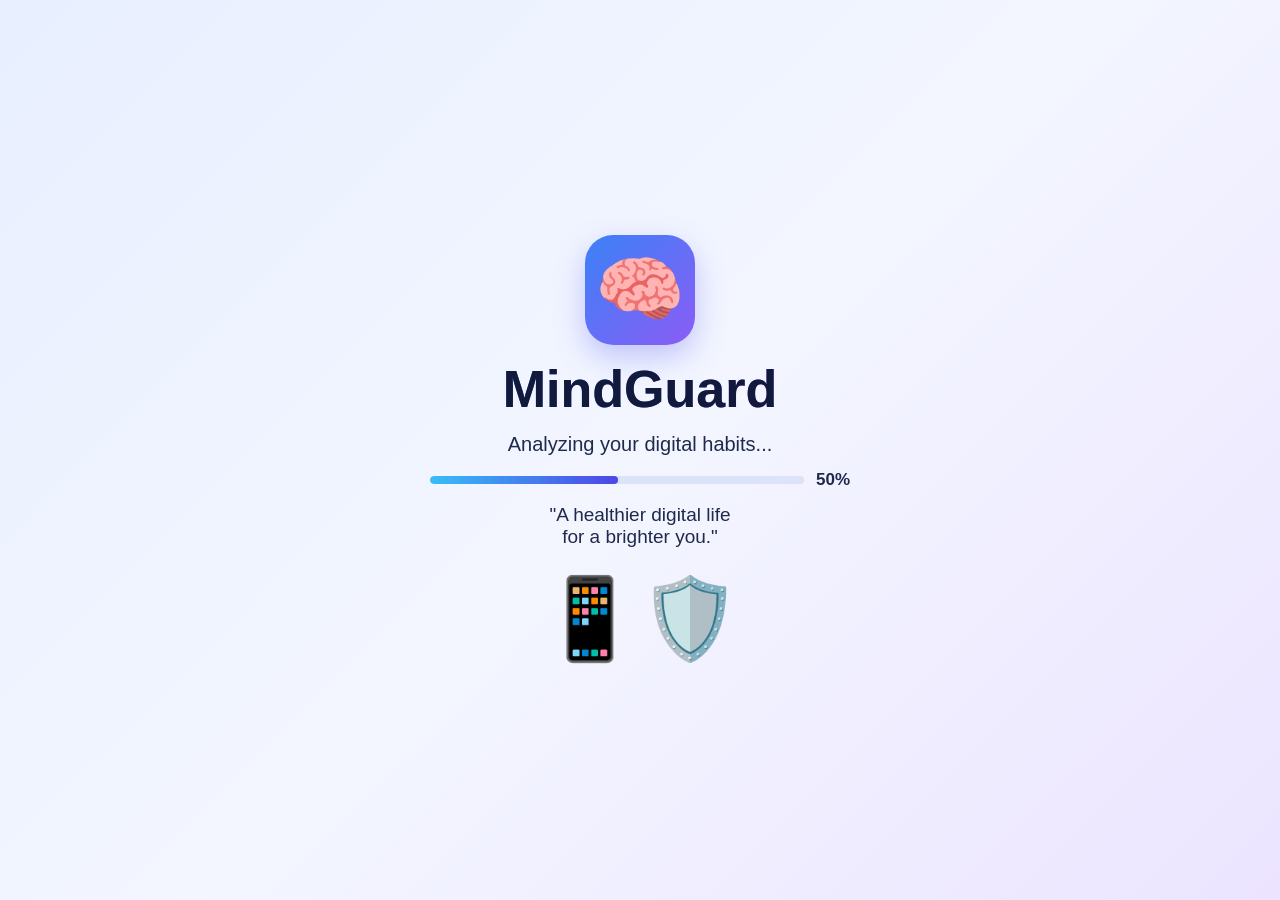
<file: ui/index.html>
<!DOCTYPE html>
<html lang="en">
<head>
  <meta charset="UTF-8" />
  <meta name="viewport" content="width=device-width, initial-scale=1.0" />
  <title>MindGuard - Loading</title>
  <link rel="stylesheet" href="style.css" />
</head>
<body data-page="loading">
  <div class="loading-wrap">
    <div class="big-logo">🧠</div>
    <h1 class="gradient-text">MindGuard</h1>
    <p>Analyzing your digital habits...</p>

    <div class="progress-row">
      <div class="progress"><div class="progress-bar" id="bar"></div></div>
      <span id="pct">0%</span>
    </div>

    <p class="quote">"A healthier digital life<br />for a brighter you."</p>
    <div class="phone-shield">📱🛡️</div>
  </div>
  <script src="app.js"></script>
</body>
</html>
</file>
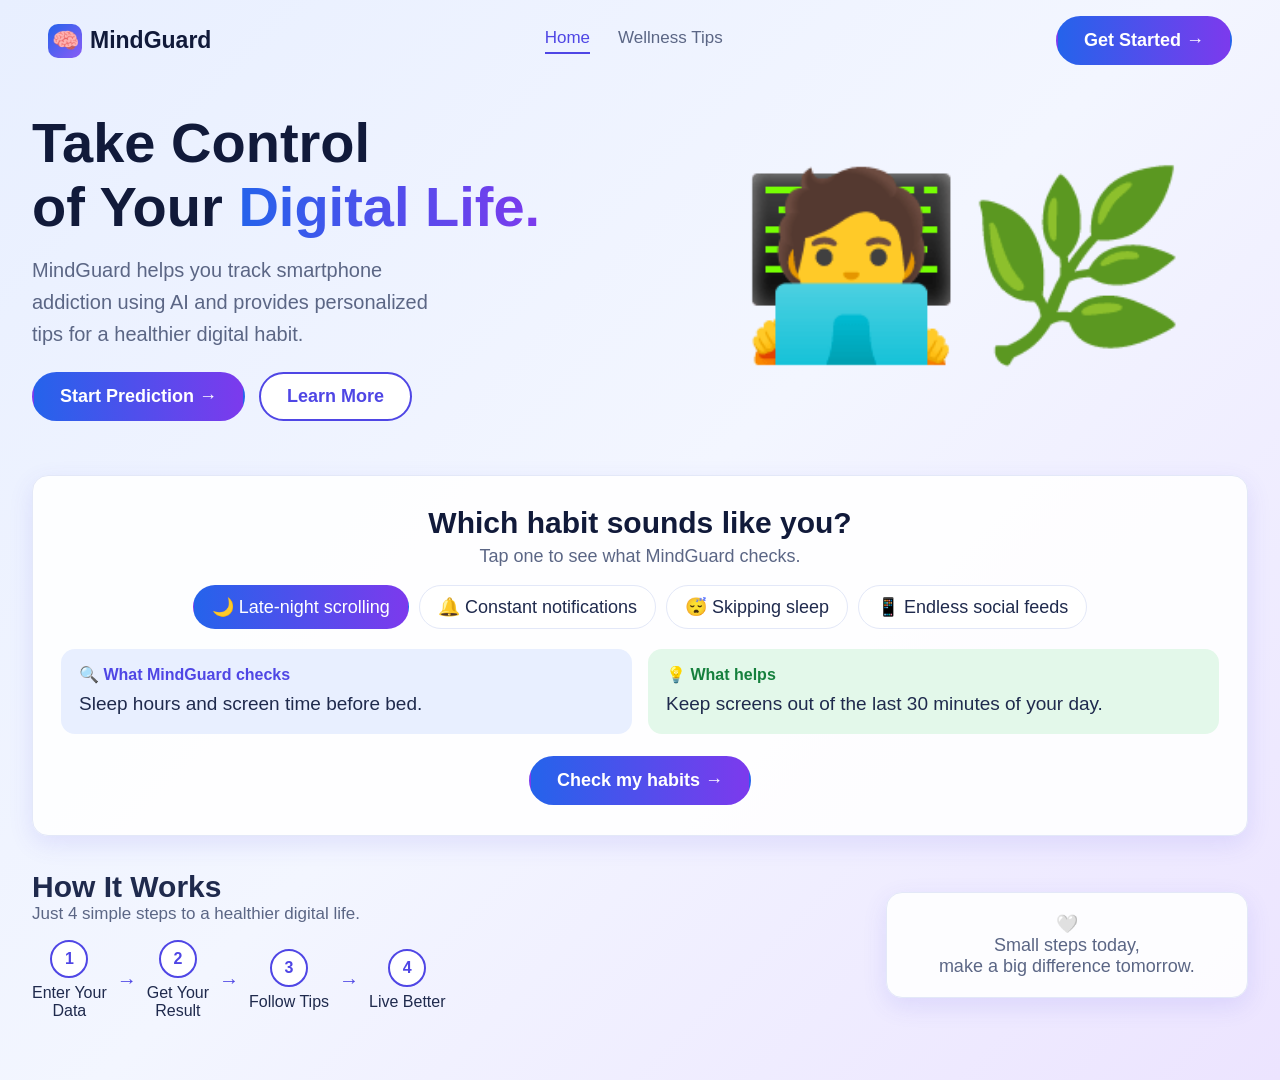
<file: ui/home.html>
<!DOCTYPE html>
<html lang="en">
<head>
  <meta charset="UTF-8" />
  <meta name="viewport" content="width=device-width, initial-scale=1.0" />
  <title>MindGuard - Home</title>
  <link rel="stylesheet" href="style.css" />
</head>
<body data-page="home">
  <nav class="navbar">
    <a href="home.html" class="logo"><span class="badge">🧠</span> MindGuard</a>
    <div class="nav-links">
      <a href="home.html" class="active">Home</a>
      <a href="tips.html">Wellness Tips</a>
    </div>
    <a href="predict.html" class="btn btn-primary">Get Started →</a>
  </nav>

  <main class="container">
    <section class="hero">
      <div>
        <h1>Take Control<br />of Your <span class="gradient-text">Digital Life.</span></h1>
        <p>MindGuard helps you track smartphone addiction using AI and provides personalized tips for a healthier digital habit.</p>
        <div class="hero-btns">
          <a href="predict.html" class="btn btn-primary">Start Prediction →</a>
          <button class="btn btn-outline" id="learnMore">Learn More</button>
        </div>
      </div>
      <div class="hero-art">🧑‍💻🌿</div>
    </section>

    <section class="habit-section card" id="features">
      <h2>Which habit sounds like you?</h2>
      <p class="habit-sub">Tap one to see what MindGuard checks.</p>

      <div class="habit-chips" id="habitChips">
        <button class="habit-chip active" data-k="0">🌙 Late-night scrolling</button>
        <button class="habit-chip" data-k="1">🔔 Constant notifications</button>
        <button class="habit-chip" data-k="2">😴 Skipping sleep</button>
        <button class="habit-chip" data-k="3">📱 Endless social feeds</button>
      </div>

      <div class="habit-result">
        <div class="habit-box habit-check">
          <span class="habit-label">🔍 What MindGuard checks</span>
          <p id="habitCheck"></p>
        </div>
        <div class="habit-box habit-help">
          <span class="habit-label">💡 What helps</span>
          <p id="habitHelp"></p>
        </div>
      </div>

      <a href="predict.html" class="btn btn-primary">Check my habits →</a>
    </section>

    <section class="how-row" id="how">
      <div>
        <h2>How It Works</h2>
        <p class="how-sub">Just 4 simple steps to a healthier digital life.</p>
        <div class="steps">
          <div class="step"><div class="num">1</div>Enter Your<br />Data</div>
          <span class="arrow">→</span>
          <div class="step"><div class="num">2</div>Get Your<br />Result</div>
          <span class="arrow">→</span>
          <div class="step"><div class="num">3</div>Follow Tips</div>
          <span class="arrow">→</span>
          <div class="step"><div class="num">4</div>Live Better</div>
        </div>
      </div>
      <div class="card motivate">🤍<br />Small steps today,<br />make a big difference tomorrow.</div>
    </section>
  </main>

  <div class="modal" id="modal">
    <div class="modal-box">
      <h3>About MindGuard</h3>
      <p>MindGuard uses a machine learning model trained on smartphone usage data to estimate your addiction risk and suggests habits to improve your digital wellbeing.</p>
      <button class="btn btn-primary" id="closeModal">Got it</button>
    </div>
  </div>

  <script src="app.js"></script>
</body>
</html>
</file>
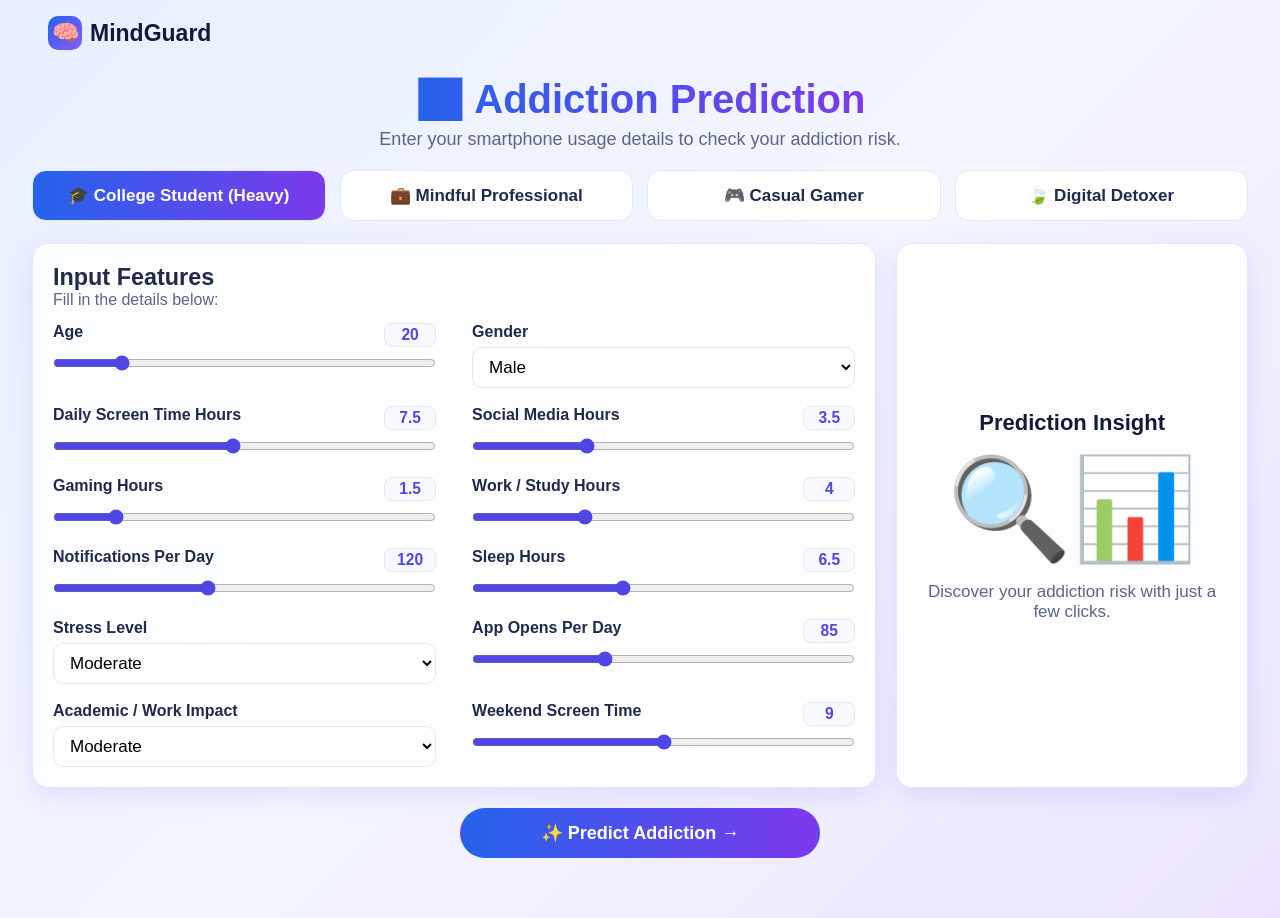
<file: ui/predict.html>
<!DOCTYPE html>
<html lang="en">
<head>
  <meta charset="UTF-8" />
  <meta name="viewport" content="width=device-width, initial-scale=1.0" />
  <title>MindGuard - Addiction Prediction</title>
  <link rel="stylesheet" href="style.css" />
</head>
<body data-page="predict">
  <nav class="navbar">
    <a href="home.html" class="logo"><span class="badge">🧠</span> MindGuard</a>
    
  </nav>

  <main class="container">
    <div class="page-title">
      <h1><span class="gradient-text">📊 Addiction Prediction</span></h1>
      <p>Enter your smartphone usage details to check your addiction risk.</p>
    </div>

    <div class="presets">
      <button class="preset active" data-preset="student">🎓 College Student (Heavy)</button>
      <button class="preset" data-preset="professional">💼 Mindful Professional</button>
      <button class="preset" data-preset="gamer">🎮 Casual Gamer</button>
      <button class="preset" data-preset="detox">🍃 Digital Detoxer</button>
    </div>

    <div class="predict-layout">
      <section class="card">
        <h3>Input Features</h3>
        <p class="form-sub">Fill in the details below:</p>

        <div class="form-grid">
          <div class="field">
            <label>Age <span class="val" id="ageVal">20</span></label>
            <input type="range" id="age" min="10" max="70" value="20" />
          </div>
          <div class="field">
            <label>Gender</label>
            <select id="gender">
              <option>Male</option>
              <option>Female</option>
            </select>
          </div>

          <div class="field">
            <label>Daily Screen Time Hours <span class="val" id="screenVal">7.5</span></label>
            <input type="range" id="screen" min="0" max="16" step="0.5" value="7.5" />
          </div>
          <div class="field">
            <label>Social Media Hours <span class="val" id="socialVal">3.5</span></label>
            <input type="range" id="social" min="0" max="12" step="0.5" value="3.5" />
          </div>

          <div class="field">
            <label>Gaming Hours <span class="val" id="gamingVal">1.5</span></label>
            <input type="range" id="gaming" min="0" max="10" step="0.5" value="1.5" />
          </div>
          <div class="field">
            <label>Work / Study Hours <span class="val" id="workVal">4</span></label>
            <input type="range" id="work" min="0" max="14" step="0.5" value="4" />
          </div>

          <div class="field">
            <label>Notifications Per Day <span class="val" id="notificationsVal">120</span></label>
            <input type="range" id="notifications" min="0" max="300" value="120" />
          </div>
          <div class="field">
            <label>Sleep Hours <span class="val" id="sleepVal">6.5</span></label>
            <input type="range" id="sleep" min="3" max="12" step="0.5" value="6.5" />
          </div>

          <div class="field">
            <label>Stress Level</label>
            <select id="stress">
              <option>Low</option>
              <option selected>Moderate</option>
              <option>High</option>
            </select>
          </div>
          <div class="field">
            <label>App Opens Per Day <span class="val" id="opensVal">85</span></label>
            <input type="range" id="opens" min="0" max="250" value="85" />
          </div>

          <div class="field">
            <label>Academic / Work Impact</label>
            <select id="impact">
              <option>Low</option>
              <option selected>Moderate</option>
              <option>High</option>
            </select>
          </div>
          <div class="field">
            <label>Weekend Screen Time <span class="val" id="weekendVal">9</span></label>
            <input type="range" id="weekend" min="0" max="18" step="0.5" value="9" />
          </div>
        </div>
      </section>

      <aside class="card insight-card">
        <h3>Prediction Insight</h3>
        <div class="big">🔍📊</div>
        <p>Discover your addiction risk with just a few clicks.</p>
      </aside>
    </div>

    <div class="predict-action">
      <button class="btn btn-primary btn-block" id="predictBtn">✨ Predict Addiction →</button>
    </div>
  </main>

  <script src="app.js"></script>
</body>
</html>
</file>
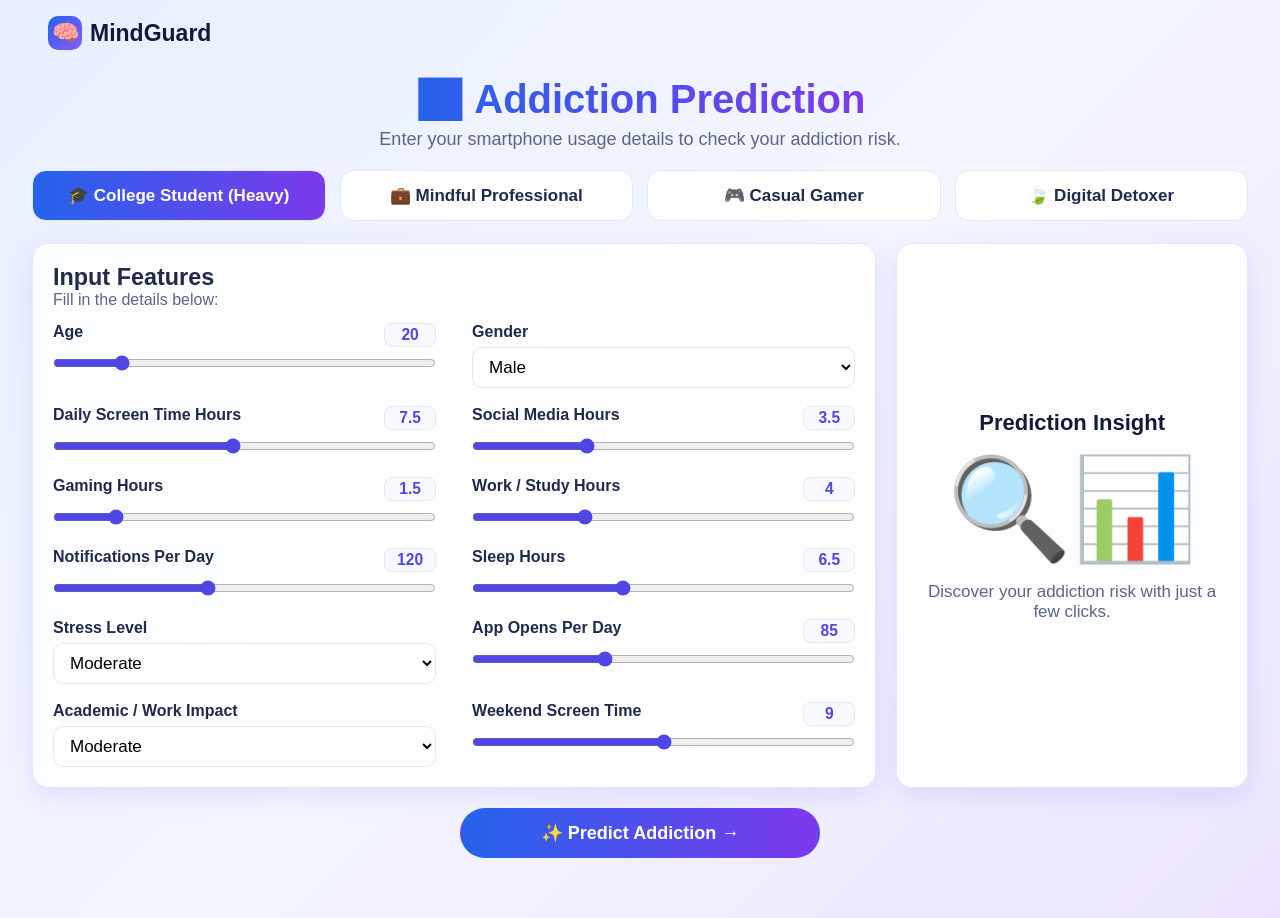
<file: ui/result.html>
<!DOCTYPE html>
<html lang="en">
<head>
  <meta charset="UTF-8" />
  <meta name="viewport" content="width=device-width, initial-scale=1.0" />
  <title>MindGuard - Prediction Result</title>
  <link rel="stylesheet" href="style.css" />
</head>
<body data-page="result">
  <nav class="navbar">
    <a href="home.html" class="logo"><span class="badge">🧠</span> MindGuard</a>
    
  </nav>

  <main class="container">
    <div class="result-head">
      <h1><span class="ok">✅</span> Your Prediction Result</h1>
      <p>Based on your input data, here's your addiction risk analysis.</p>
    </div>

    <div class="result-grid">
      <section class="card gauge-card">
        <div class="gauge" id="gauge">
          <div class="gauge-inner" id="riskText">Moderate<br />Risk</div>
        </div>
        <span class="level-pill" id="levelPill">Addiction Level: Moderate</span>
      </section>

      <section class="card label-card">
        <h3>👥 Addicted Label</h3>
        <div class="num" id="labelNum">1</div>
        <span class="sub" id="labelText">(Addicted)</span>
        <p class="confidence" id="confidence"></p>
      </section>
    </div>

    <div class="insight-row">
      <section class="card">
        <h3>Key Insights</h3>
        <ul class="check-list" id="insights"></ul>
      </section>
      <section class="card">
        <h3>💡 Recommended Actions</h3>
        <ul class="check-list" id="actions"></ul>
      </section>
    </div>

    <div class="predict-action">
      <a href="home.html" class="btn btn-primary btn-block">🏠 Back to Home</a>
    </div>
  </main>

  <script src="app.js"></script>
</body>
</html>
</file>
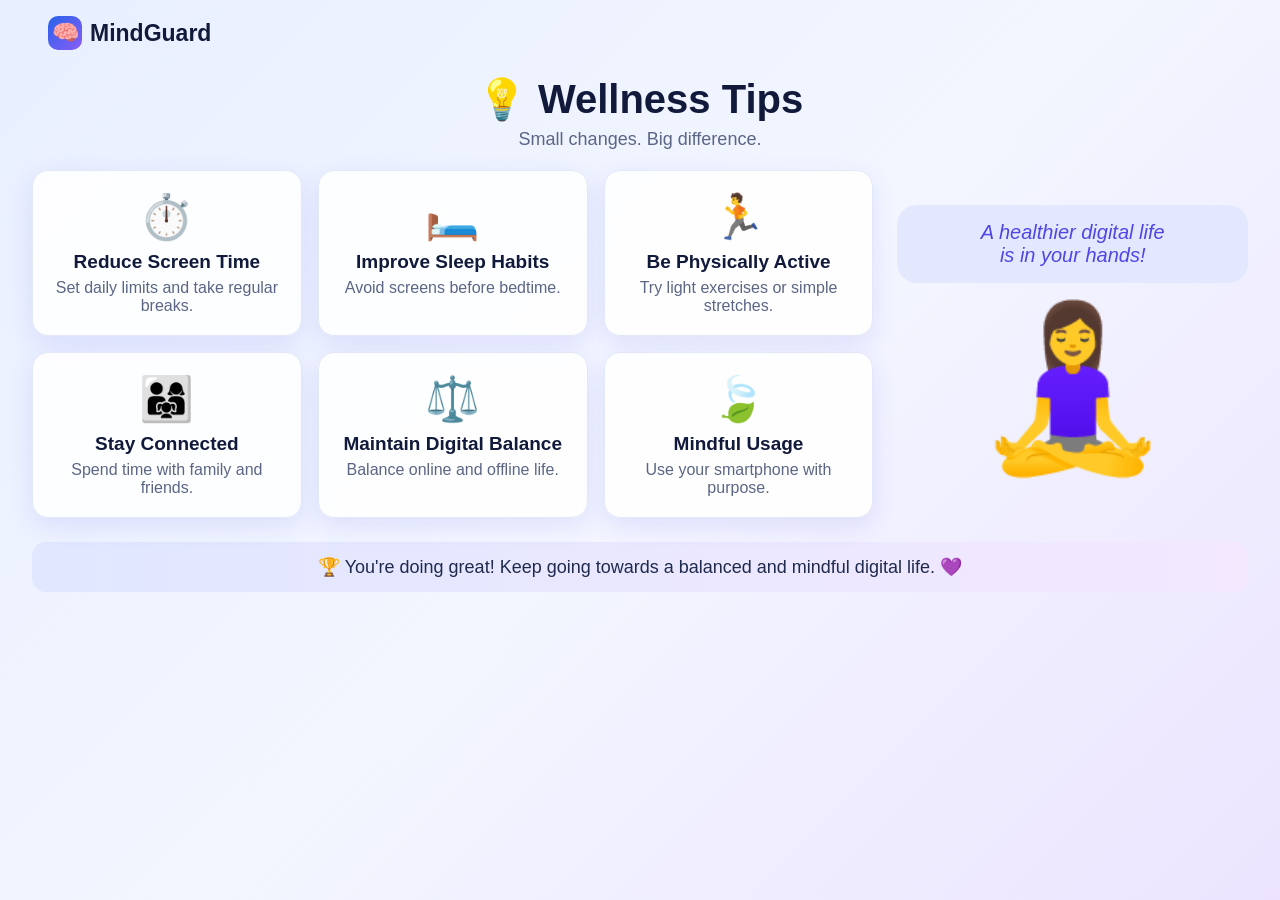
<file: ui/tips.html>
<!DOCTYPE html>
<html lang="en">
<head>
  <meta charset="UTF-8" />
  <meta name="viewport" content="width=device-width, initial-scale=1.0" />
  <title>MindGuard - Wellness Tips</title>
  <link rel="stylesheet" href="style.css" />
</head>
<body data-page="tips">
  <nav class="navbar">
    <a href="home.html" class="logo"><span class="badge">🧠</span> MindGuard</a>
    
  </nav>

  <main class="container">
    <div class="page-title">
      <h1>💡 Wellness Tips</h1>
      <p>Small changes. Big difference.</p>
    </div>

    <div class="tips-layout">
      <div class="tips-grid">
        <div class="card tip"><span class="ico">⏱️</span><h3>Reduce Screen Time</h3><p>Set daily limits and take regular breaks.</p></div>
        <div class="card tip"><span class="ico">🛏️</span><h3>Improve Sleep Habits</h3><p>Avoid screens before bedtime.</p></div>
        <div class="card tip"><span class="ico">🏃</span><h3>Be Physically Active</h3><p>Try light exercises or simple stretches.</p></div>
        <div class="card tip"><span class="ico">👨‍👩‍👧</span><h3>Stay Connected</h3><p>Spend time with family and friends.</p></div>
        <div class="card tip"><span class="ico">⚖️</span><h3>Maintain Digital Balance</h3><p>Balance online and offline life.</p></div>
        <div class="card tip"><span class="ico">🍃</span><h3>Mindful Usage</h3><p>Use your smartphone with purpose.</p></div>
      </div>

      <aside class="tips-side">
        <div class="bubble">A healthier digital life<br />is in your hands!</div>
        <div class="art">🧘‍♀️</div>
      </aside>
    </div>

    <div class="banner">🏆 You're doing great! Keep going towards a balanced and mindful digital life. 💜</div>
  </main>

  <script src="app.js"></script>
</body>
</html>
</file>
<file: ui/style.css>
/* ===== Basic settings ===== */

/* Makes all text and spacing bigger */
html {
  font-size: 20px;
}

* {
  box-sizing: border-box;
  margin: 0;
  padding: 0;
}

body {
  font-family: "Poppins", "Segoe UI", sans-serif;
  color: #1f2a4d;
  min-height: 100vh;
  background: linear-gradient(135deg, #e8efff, #f3f6ff, #ece4ff);
}

a {
  text-decoration: none;
  color: inherit;
}

button {
  font-family: inherit;
  cursor: pointer;
}

/* Main box that holds each page's content */
.container {
  max-width: 1500px;
  margin: 0 auto;
  padding: 0 32px 60px;
}

/* Text with blue to purple color */
.gradient-text {
  background: linear-gradient(90deg, #2563eb, #7c3aed);
  -webkit-background-clip: text;
  background-clip: text;
  color: transparent;
}

/* ===== Navbar ===== */
.navbar {
  display: flex;
  align-items: center;
  justify-content: space-between;
  padding: 16px 48px;
  max-width: 1500px;
  margin: 0 auto;
}

.logo {
  display: flex;
  align-items: center;
  gap: 8px;
  font-weight: 700;
  font-size: 1.15rem;
  color: #111a3a;
}

.logo .badge {
  width: 34px;
  height: 34px;
  display: flex;
  align-items: center;
  justify-content: center;
  border-radius: 10px;
  background: linear-gradient(135deg, #2563eb, #8b5cf6);
  color: white;
  font-size: 1.1rem;
}

.nav-links {
  display: flex;
  gap: 28px;
  font-size: 0.85rem;
  font-weight: 500;
}

.nav-links a {
  color: #5b6685;
  padding-bottom: 4px;
}

.nav-links a.active {
  color: #4f46e5;
  border-bottom: 2px solid #4f46e5;
}

.nav-links a:hover {
  color: #4f46e5;
  border-bottom: 2px solid #4f46e5;
}

.nav-right {
  display: flex;
  align-items: center;
  gap: 16px;
}

.bell {
  font-size: 1.2rem;
}

.avatar {
  width: 30px;
  height: 30px;
  border-radius: 50%;
  background: #4f46e5;
  color: white;
  display: flex;
  align-items: center;
  justify-content: center;
  font-weight: 600;
  font-size: 0.85rem;
}

/* ===== Buttons ===== */
.btn {
  display: inline-block;
  text-align: center;
  padding: 12px 26px;
  border-radius: 999px;
  border: 2px solid transparent;
  font-weight: 600;
  font-size: 0.9rem;
}

.btn:hover {
  box-shadow: 0 8px 24px rgba(79, 70, 229, 0.25);
}

.btn-primary {
  background: linear-gradient(90deg, #2563eb, #7c3aed);
  color: white;
}

.btn-outline {
  background: white;
  color: #4f46e5;
  border-color: #4f46e5;
}

.btn-block {
  width: 100%;
  max-width: 360px;
}

/* ===== Card (white box) ===== */
.card {
  background: rgba(255, 255, 255, 0.9);
  border: 1px solid #e3e8f8;
  border-radius: 16px;
  box-shadow: 0 8px 24px rgba(79, 70, 229, 0.12);
  padding: 20px;
}

/* ===== Loading page ===== */
.loading-wrap {
  min-height: 100vh;
  display: flex;
  flex-direction: column;
  align-items: center;
  justify-content: center;
  text-align: center;
  gap: 14px;
  padding: 24px;
}

.big-logo {
  width: 110px;
  height: 110px;
  border-radius: 28px;
  display: flex;
  align-items: center;
  justify-content: center;
  font-size: 3.6rem;
  background: linear-gradient(135deg, #3b82f6, #8b5cf6);
  box-shadow: 0 12px 30px rgba(99, 102, 241, 0.35);
}

.loading-wrap h1 {
  font-size: 2.6rem;
  color: #111a3a;
}

.progress-row {
  display: flex;
  align-items: center;
  gap: 12px;
  width: 420px;
  max-width: 90%;
  font-weight: 600;
  font-size: 0.85rem;
}

.progress {
  flex: 1;
  height: 8px;
  background: #dbe3f8;
  border-radius: 99px;
  overflow: hidden;
}

.progress-bar {
  height: 100%;
  width: 0;
  background: linear-gradient(90deg, #38bdf8, #4f46e5);
  border-radius: 99px;
}

.quote {
  font-size: 0.95rem;
  max-width: 260px;
}

.phone-shield {
  font-size: 4rem;
  margin-top: 10px;
}

/* ===== Home page ===== */
.hero {
  display: grid;
  grid-template-columns: 1.1fr 1fr;
  align-items: center;
  gap: 24px;
  padding: 30px 0;
}

.hero h1 {
  font-size: 2.8rem;
  line-height: 1.15;
  color: #111a3a;
  margin-bottom: 14px;
}

.hero p {
  color: #5b6685;
  max-width: 420px;
  margin-bottom: 22px;
  line-height: 1.6;
}

.hero-btns {
  display: flex;
  gap: 14px;
  flex-wrap: wrap;
}

.hero-art {
  font-size: 9rem;
  text-align: center;
}

/* Habit picker */
.habit-section {
  text-align: center;
  margin: 24px 0 34px;
  padding: 30px 28px;
}

.habit-section h2 {
  font-size: 1.5rem;
  color: #111a3a;
}

.habit-sub {
  color: #5b6685;
  font-size: 0.9rem;
  margin: 6px 0 18px;
}

.habit-chips {
  display: flex;
  justify-content: center;
  flex-wrap: wrap;
  gap: 10px;
  margin-bottom: 20px;
}

.habit-chip {
  padding: 10px 18px;
  border-radius: 999px;
  border: 1px solid #e3e8f8;
  background: white;
  color: #1f2a4d;
  font-weight: 500;
  font-size: 0.9rem;
}

.habit-chip:hover {
  border-color: #4f46e5;
}

.habit-chip.active {
  background: linear-gradient(90deg, #2563eb, #7c3aed);
  border-color: transparent;
  color: white;
}

.habit-result {
  display: grid;
  grid-template-columns: 1fr 1fr;
  gap: 16px;
  margin-bottom: 22px;
  text-align: left;
}

.habit-box {
  border-radius: 14px;
  padding: 16px 18px;
}

.habit-check {
  background: #e8efff;
}

.habit-help {
  background: #e3f8ea;
}

.habit-label {
  display: block;
  font-size: 0.8rem;
  font-weight: 600;
  margin-bottom: 6px;
  color: #4f46e5;
}

.habit-help .habit-label {
  color: #15803d;
}

.habit-box p {
  font-size: 0.95rem;
  line-height: 1.5;
}

/* How it works */
.how-row {
  display: grid;
  grid-template-columns: 2.3fr 1fr;
  gap: 20px;
  align-items: center;
}

.how-sub {
  color: #5b6685;
  font-size: 0.85rem;
}

.steps {
  display: flex;
  align-items: center;
  gap: 10px;
  margin-top: 16px;
  flex-wrap: wrap;
}

.step {
  text-align: center;
  font-size: 0.8rem;
  font-weight: 500;
}

.step .num {
  width: 38px;
  height: 38px;
  margin: 0 auto 6px;
  border-radius: 50%;
  display: flex;
  align-items: center;
  justify-content: center;
  background: white;
  border: 2px solid #4f46e5;
  color: #4f46e5;
  font-weight: 700;
}

.arrow {
  color: #4f46e5;
  font-weight: 700;
}

.motivate {
  text-align: center;
  font-size: 0.9rem;
  color: #5b6685;
}

/* ===== Prediction page ===== */
.page-title {
  text-align: center;
  margin: 10px 0 20px;
}

.page-title h1 {
  font-size: 2rem;
  color: #111a3a;
}

.page-title p {
  color: #5b6685;
  font-size: 0.9rem;
  margin-top: 6px;
}

.presets {
  display: grid;
  grid-template-columns: 1fr 1fr 1fr 1fr;
  gap: 14px;
  margin-bottom: 22px;
}

.preset {
  padding: 14px;
  border-radius: 14px;
  border: 1px solid #e3e8f8;
  background: white;
  font-weight: 600;
  font-size: 0.85rem;
  color: #1f2a4d;
}

.preset.active {
  background: linear-gradient(90deg, #2563eb, #7c3aed);
  color: white;
}

.predict-layout {
  display: grid;
  grid-template-columns: 2.4fr 1fr;
  gap: 20px;
}

.form-sub {
  color: #5b6685;
  font-size: 0.8rem;
}

.form-grid {
  display: grid;
  grid-template-columns: 1fr 1fr;
  gap: 18px 36px;
  margin-top: 14px;
}

.field label {
  display: flex;
  justify-content: space-between;
  font-size: 0.8rem;
  font-weight: 600;
  margin-bottom: 6px;
}

.field .val {
  min-width: 52px;
  text-align: center;
  padding: 2px 8px;
  border: 1px solid #e3e8f8;
  border-radius: 8px;
  background: #f7f9ff;
  font-size: 0.78rem;
  color: #4f46e5;
}

.field input[type="range"] {
  width: 100%;
  accent-color: #4f46e5;
}

.field select {
  width: 100%;
  padding: 9px 12px;
  border-radius: 10px;
  border: 1px solid #e3e8f8;
  background: white;
  font-family: inherit;
  font-size: 0.85rem;
}

.insight-card {
  text-align: center;
  display: flex;
  flex-direction: column;
  align-items: center;
  justify-content: center;
  gap: 14px;
}

.insight-card h3 {
  font-size: 1.1rem;
  color: #111a3a;
}

.insight-card .big {
  font-size: 5rem;
}

.insight-card p {
  color: #5b6685;
  font-size: 0.85rem;
}

.predict-action {
  text-align: center;
  margin-top: 20px;
}

/* ===== Result page ===== */
.result-head {
  text-align: center;
  margin-bottom: 20px;
}

.result-head h1 {
  font-size: 1.8rem;
  color: #111a3a;
}

.result-head p {
  color: #5b6685;
  font-size: 0.9rem;
  margin-top: 6px;
}

.result-grid {
  display: grid;
  grid-template-columns: 1fr 1fr;
  gap: 20px;
}

.gauge-card {
  text-align: center;
}

/* The colored ring. Its color is set from app.js */
.gauge {
  width: 190px;
  height: 190px;
  margin: 0 auto 14px;
  border-radius: 50%;
  background: #e5e9f7;
  display: flex;
  align-items: center;
  justify-content: center;
}

.gauge-inner {
  width: 140px;
  height: 140px;
  border-radius: 50%;
  background: white;
  display: flex;
  align-items: center;
  justify-content: center;
  text-align: center;
  font-weight: 700;
  font-size: 1.4rem;
  line-height: 1.2;
}

.level-pill {
  display: inline-block;
  padding: 8px 18px;
  border-radius: 10px;
  background: #fff3d6;
  color: #b45309;
  font-weight: 600;
  font-size: 0.85rem;
}

.level-pill.low {
  background: #dcfce7;
  color: #15803d;
}

.level-pill.high {
  background: #fee2e2;
  color: #b91c1c;
}

.label-card {
  text-align: center;
  display: flex;
  flex-direction: column;
  justify-content: center;
  align-items: center;
  gap: 10px;
}

.label-card .num {
  font-size: 3.4rem;
  font-weight: 700;
}

.label-card .sub {
  background: #eef1ff;
  border-radius: 10px;
  padding: 6px 14px;
  font-weight: 600;
  color: #4f46e5;
}

.confidence {
  font-size: 0.85rem;
  color: #5b6685;
}

.insight-row {
  display: grid;
  grid-template-columns: 1fr 1fr;
  gap: 20px;
  margin-top: 20px;
}

.insight-row h3 {
  margin-bottom: 12px;
  font-size: 1rem;
  color: #111a3a;
}

.check-list {
  list-style: none;
  font-size: 0.88rem;
}

.check-list li {
  margin-bottom: 10px;
}

/* Green tick before each list item */
.check-list li::before {
  content: "✔";
  color: white;
  background: #22c55e;
  border-radius: 50%;
  width: 18px;
  height: 18px;
  line-height: 18px;
  text-align: center;
  display: inline-block;
  font-size: 0.65rem;
  margin-right: 8px;
}

/* ===== Wellness tips page ===== */
.tips-layout {
  display: grid;
  grid-template-columns: 2.4fr 1fr;
  gap: 24px;
  align-items: center;
}

.tips-grid {
  display: grid;
  grid-template-columns: 1fr 1fr 1fr;
  gap: 16px;
}

.tip {
  text-align: center;
}

.tip .ico {
  font-size: 2.2rem;
  display: block;
  margin-bottom: 8px;
}

.tip h3 {
  font-size: 0.95rem;
  color: #111a3a;
  margin-bottom: 6px;
}

.tip p {
  font-size: 0.8rem;
  color: #5b6685;
}

.tips-side {
  text-align: center;
}

.tips-side .bubble {
  background: #e4e8ff;
  border-radius: 20px;
  padding: 16px;
  font-style: italic;
  color: #4f46e5;
  font-weight: 500;
  margin-bottom: 12px;
}

.tips-side .art {
  font-size: 8rem;
}

.banner {
  margin-top: 24px;
  text-align: center;
  padding: 14px;
  border-radius: 14px;
  background: linear-gradient(90deg, #e0e7ff, #f3e8ff);
  font-weight: 500;
  font-size: 0.9rem;
}

/* ===== Popup (Learn More on home page) ===== */
.modal {
  position: fixed;
  top: 0;
  left: 0;
  width: 100%;
  height: 100%;
  background: rgba(17, 26, 58, 0.5);
  display: none;
  align-items: center;
  justify-content: center;
  padding: 20px;
}

.modal.open {
  display: flex;
}

.modal-box {
  background: white;
  border-radius: 18px;
  padding: 26px;
  max-width: 420px;
  width: 100%;
}

.modal-box h3 {
  margin-bottom: 10px;
  color: #111a3a;
}

.modal-box p {
  color: #5b6685;
  font-size: 0.9rem;
  line-height: 1.6;
  margin-bottom: 16px;
}

/* ===== Small screens (phones) ===== */
@media (max-width: 860px) {
  .navbar {
    padding: 14px 20px;
    flex-wrap: wrap;
    gap: 10px;
  }

  .hero,
  .how-row,
  .predict-layout,
  .result-grid,
  .insight-row,
  .tips-layout,
  .habit-result,
  .form-grid {
    grid-template-columns: 1fr;
  }

  .presets {
    grid-template-columns: 1fr 1fr;
  }

  .tips-grid {
    grid-template-columns: 1fr 1fr;
  }

  .hero h1 {
    font-size: 2.2rem;
  }
}
</file>
